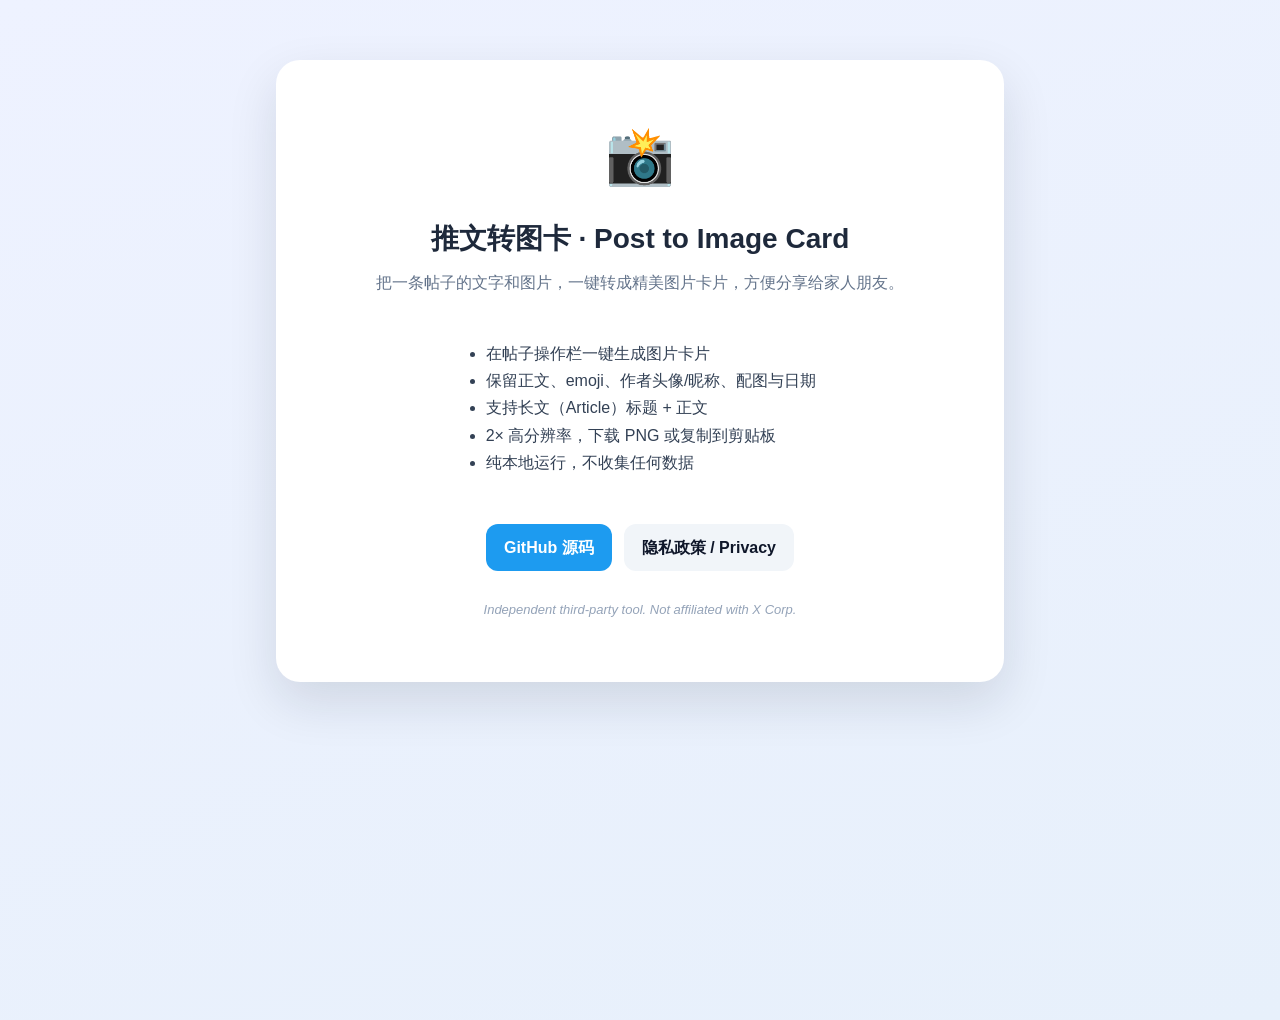
<file: docs/index.html>
<!DOCTYPE html>
<html lang="zh-CN">
<head>
<meta charset="utf-8">
<meta name="viewport" content="width=device-width, initial-scale=1">
<title>推文转图卡 / Post to Image Card</title>
<style>
  :root { color-scheme: light; }
  body {
    margin: 0; padding: 60px 20px;
    font: 16px/1.7 -apple-system, "PingFang SC", "Microsoft YaHei", "Segoe UI", Roboto, sans-serif;
    color: #1e293b; background: linear-gradient(160deg, #eef2ff, #e7f0fb); min-height: 100vh;
  }
  .wrap { max-width: 640px; margin: 0 auto; background: #fff; border-radius: 24px;
    padding: 48px 44px; box-shadow: 0 20px 50px rgba(15,23,42,.12); text-align: center; }
  .logo { font-size: 56px; }
  h1 { font-size: 28px; margin: 12px 0 6px; }
  .tag { color: #64748b; margin: 0 0 28px; }
  ul { text-align: left; display: inline-block; padding-left: 22px; color: #334155; }
  .links { margin-top: 32px; display: flex; gap: 12px; justify-content: center; flex-wrap: wrap; }
  a.btn { text-decoration: none; padding: 10px 18px; border-radius: 12px; font-weight: 600; }
  a.primary { background: #1d9bf0; color: #fff; }
  a.ghost { background: #f1f5f9; color: #0f172a; }
  .foot { margin-top: 28px; color: #94a3b8; font-size: 13px; font-style: italic; }
</style>
</head>
<body>
<div class="wrap">
  <div class="logo">📸</div>
  <h1>推文转图卡 · Post to Image Card</h1>
  <p class="tag">把一条帖子的文字和图片，一键转成精美图片卡片，方便分享给家人朋友。</p>
  <ul>
    <li>在帖子操作栏一键生成图片卡片</li>
    <li>保留正文、emoji、作者头像/昵称、配图与日期</li>
    <li>支持长文（Article）标题 + 正文</li>
    <li>2× 高分辨率，下载 PNG 或复制到剪贴板</li>
    <li>纯本地运行，不收集任何数据</li>
  </ul>
  <div class="links">
    <a class="btn primary" href="https://github.com/solarislee/shareX">GitHub 源码</a>
    <a class="btn ghost" href="./privacy.html">隐私政策 / Privacy</a>
  </div>
  <p class="foot">Independent third-party tool. Not affiliated with X Corp.</p>
</div>
</body>
</html>
</file>
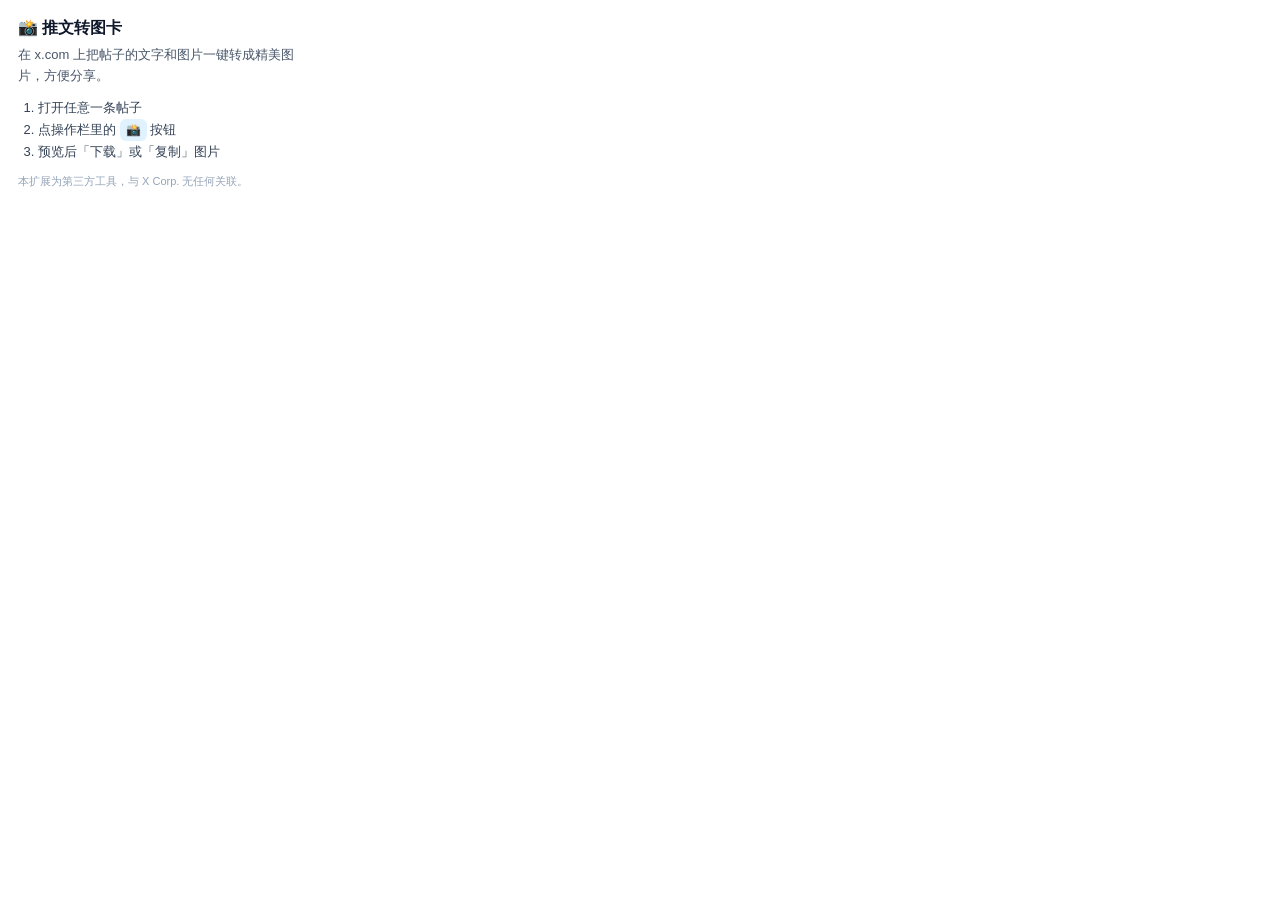
<file: popup.html>
<!DOCTYPE html>
<html lang="zh-CN">
  <head>
    <meta charset="UTF-8" />
    <style>
      body {
        width: 280px;
        margin: 0;
        padding: 18px 18px 20px;
        font-family: -apple-system, "PingFang SC", "Microsoft YaHei", sans-serif;
        color: #0f172a;
        background: #fff;
      }
      h1 {
        font-size: 16px;
        margin: 0 0 6px;
      }
      p {
        font-size: 13px;
        line-height: 1.6;
        color: #475569;
        margin: 0 0 10px;
      }
      ol {
        font-size: 13px;
        line-height: 1.7;
        color: #334155;
        padding-left: 20px;
        margin: 0;
      }
      .badge {
        display: inline-block;
        background: #e0f2fe;
        color: #0369a1;
        border-radius: 6px;
        padding: 1px 6px;
        font-size: 12px;
      }
    </style>
  </head>
  <body>
    <h1>📸 推文转图卡</h1>
    <p>在 x.com 上把帖子的文字和图片一键转成精美图片，方便分享。</p>
    <ol>
      <li>打开任意一条帖子</li>
      <li>点操作栏里的 <span class="badge">📸</span> 按钮</li>
      <li>预览后「下载」或「复制」图片</li>
    </ol>
    <p style="font-size:11px;color:#94a3b8;margin-top:10px">
      本扩展为第三方工具，与 X Corp. 无任何关联。
    </p>
  </body>
</html>
</file>
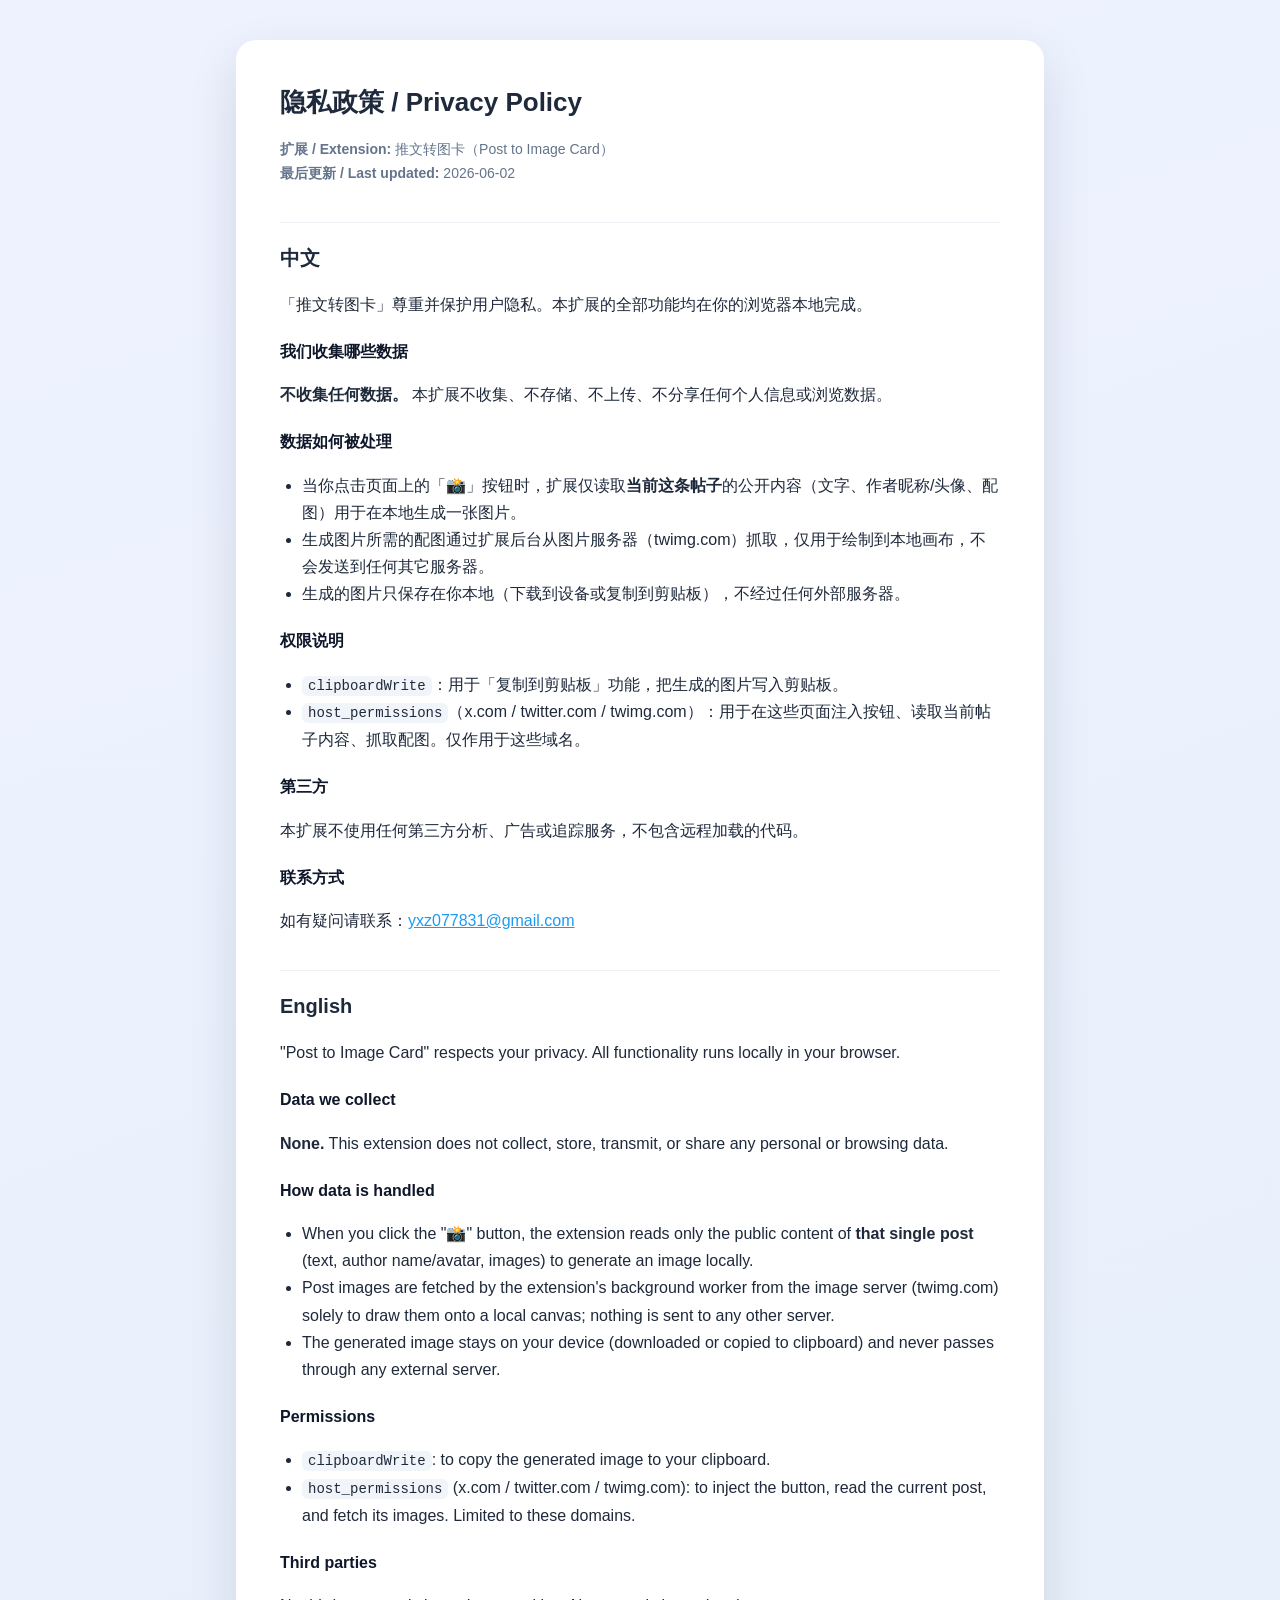
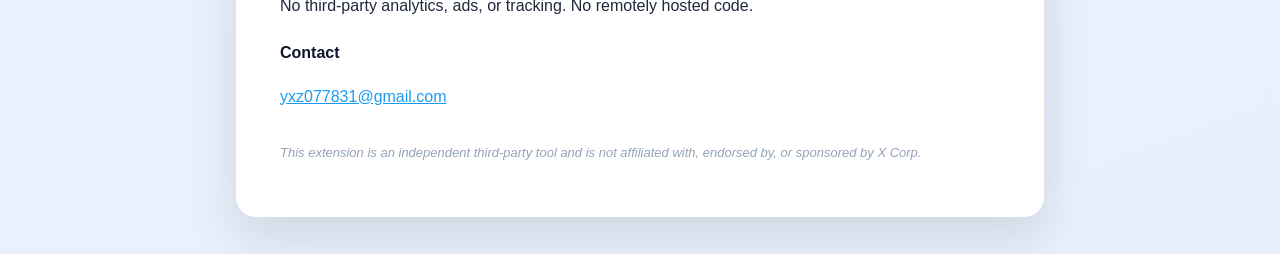
<file: docs/privacy.html>
<!DOCTYPE html>
<html lang="zh-CN">
<head>
<meta charset="utf-8">
<meta name="viewport" content="width=device-width, initial-scale=1">
<title>隐私政策 · 推文转图卡 / Post to Image Card</title>
<style>
  :root { color-scheme: light; }
  body {
    margin: 0; padding: 40px 20px;
    font: 16px/1.7 -apple-system, "PingFang SC", "Microsoft YaHei", "Segoe UI", Roboto, sans-serif;
    color: #1e293b; background: linear-gradient(160deg, #eef2ff, #e7f0fb); min-height: 100vh;
  }
  .wrap { max-width: 720px; margin: 0 auto; background: #fff; border-radius: 20px;
    padding: 40px 44px; box-shadow: 0 20px 50px rgba(15,23,42,.12); }
  h1 { font-size: 26px; margin: 0 0 4px; }
  h2 { font-size: 20px; margin: 36px 0 10px; padding-top: 18px; border-top: 1px solid #eef2f6; }
  h3 { font-size: 16px; margin: 20px 0 6px; color: #0f172a; }
  .meta { color: #64748b; font-size: 14px; margin-bottom: 8px; }
  code { background: #f1f5f9; padding: 2px 6px; border-radius: 6px; font-size: 14px; }
  a { color: #1d9bf0; }
  .foot { margin-top: 32px; color: #94a3b8; font-size: 13px; font-style: italic; }
  ul { padding-left: 22px; }
</style>
</head>
<body>
<div class="wrap">
  <h1>隐私政策 / Privacy Policy</h1>
  <p class="meta"><strong>扩展 / Extension:</strong> 推文转图卡（Post to Image Card）<br>
  <strong>最后更新 / Last updated:</strong> 2026-06-02</p>

  <h2>中文</h2>
  <p>「推文转图卡」尊重并保护用户隐私。本扩展的全部功能均在你的浏览器本地完成。</p>
  <h3>我们收集哪些数据</h3>
  <p><strong>不收集任何数据。</strong> 本扩展不收集、不存储、不上传、不分享任何个人信息或浏览数据。</p>
  <h3>数据如何被处理</h3>
  <ul>
    <li>当你点击页面上的「📸」按钮时，扩展仅读取<strong>当前这条帖子</strong>的公开内容（文字、作者昵称/头像、配图）用于在本地生成一张图片。</li>
    <li>生成图片所需的配图通过扩展后台从图片服务器（twimg.com）抓取，仅用于绘制到本地画布，不会发送到任何其它服务器。</li>
    <li>生成的图片只保存在你本地（下载到设备或复制到剪贴板），不经过任何外部服务器。</li>
  </ul>
  <h3>权限说明</h3>
  <ul>
    <li><code>clipboardWrite</code>：用于「复制到剪贴板」功能，把生成的图片写入剪贴板。</li>
    <li><code>host_permissions</code>（x.com / twitter.com / twimg.com）：用于在这些页面注入按钮、读取当前帖子内容、抓取配图。仅作用于这些域名。</li>
  </ul>
  <h3>第三方</h3>
  <p>本扩展不使用任何第三方分析、广告或追踪服务，不包含远程加载的代码。</p>
  <h3>联系方式</h3>
  <p>如有疑问请联系：<a href="mailto:yxz077831@gmail.com">yxz077831@gmail.com</a></p>

  <h2>English</h2>
  <p>"Post to Image Card" respects your privacy. All functionality runs locally in your browser.</p>
  <h3>Data we collect</h3>
  <p><strong>None.</strong> This extension does not collect, store, transmit, or share any personal or browsing data.</p>
  <h3>How data is handled</h3>
  <ul>
    <li>When you click the "📸" button, the extension reads only the public content of <strong>that single post</strong> (text, author name/avatar, images) to generate an image locally.</li>
    <li>Post images are fetched by the extension's background worker from the image server (twimg.com) solely to draw them onto a local canvas; nothing is sent to any other server.</li>
    <li>The generated image stays on your device (downloaded or copied to clipboard) and never passes through any external server.</li>
  </ul>
  <h3>Permissions</h3>
  <ul>
    <li><code>clipboardWrite</code>: to copy the generated image to your clipboard.</li>
    <li><code>host_permissions</code> (x.com / twitter.com / twimg.com): to inject the button, read the current post, and fetch its images. Limited to these domains.</li>
  </ul>
  <h3>Third parties</h3>
  <p>No third-party analytics, ads, or tracking. No remotely hosted code.</p>
  <h3>Contact</h3>
  <p><a href="mailto:yxz077831@gmail.com">yxz077831@gmail.com</a></p>

  <p class="foot">This extension is an independent third-party tool and is not affiliated with, endorsed by, or sponsored by X Corp.</p>
</div>
</body>
</html>
</file>
